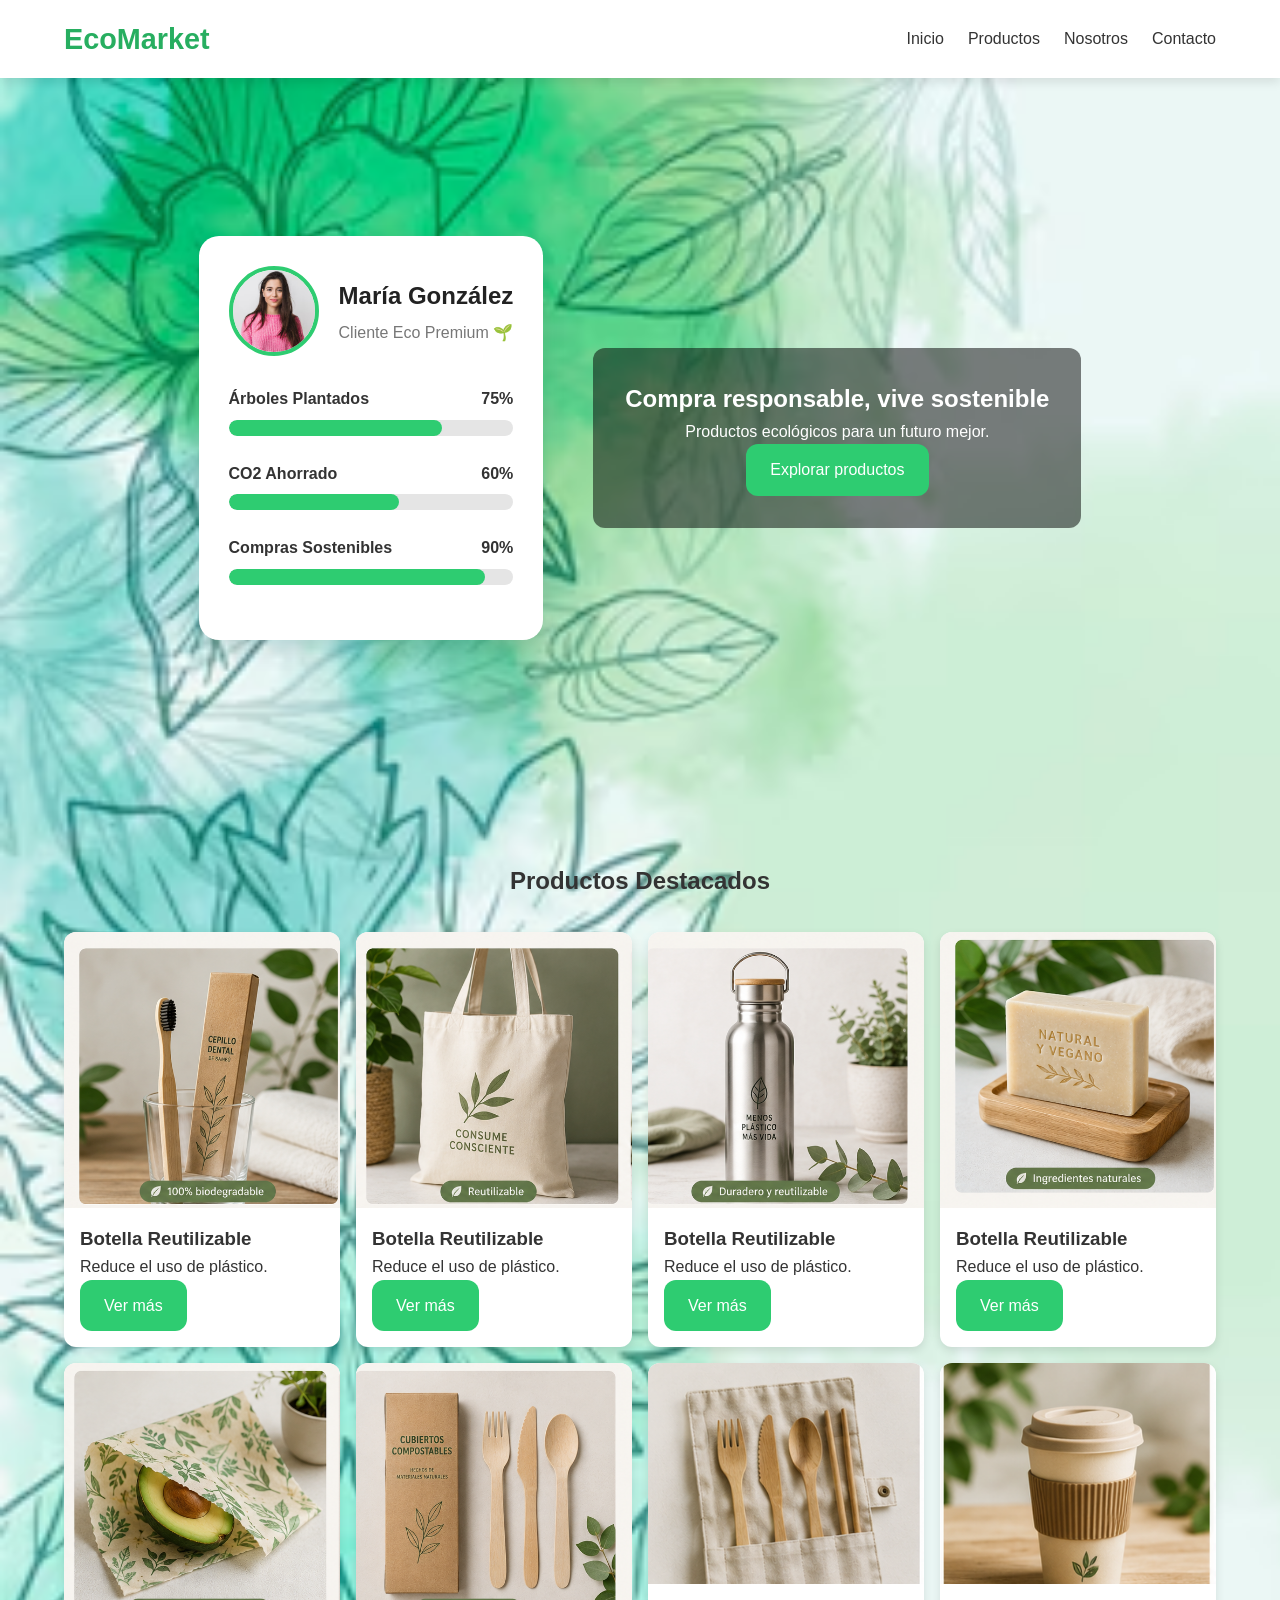
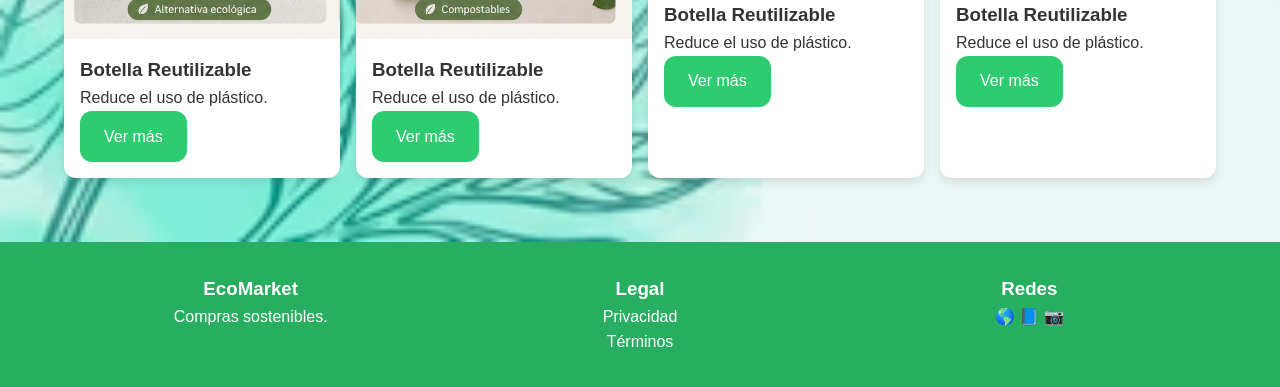
<file: index.html>
<!DOCTYPE html>
<html lang="es">
<head>
    <meta charset="UTF-8">
    <meta name="viewport" content="width=device-width, initial-scale=1.0">
    <title>EcoMarket</title>

    <link rel="stylesheet" href="css/main.css">
    <link rel="stylesheet" href="css/layout.css">
    <link rel="stylesheet" href="css/components.css">
    <link rel="stylesheet" href="css/animations.css">
</head>
<body>

<header>
    <div class="container navbar">
        <h1 class="logo">EcoMarket</h1>

        <nav>
            <input type="checkbox" id="menu-toggle">
            <label for="menu-toggle" class="menu-icon">
                ☰
            </label>
            <ul class="nav-links">
                <li><a href="#">Inicio</a></li>
                <li><a href="views/productos.html">Productos</a></li>
                <li><a href="views/sobre_nosotros.html">Nosotros</a></li>
                <li><a href="views/contacto.html">Contacto</a></li>
            </ul>
        </nav>
    </div>
</header>

<section class="main">
    <section class="hero">
        <section class="profile-section">

            <div class="profile-card">
        
                <div class="profile-header">
                    <img src="/img/icons/maria.avif" alt="Usuario" class="profile-avatar">
                    
                    <div>
                        <h2>María González</h2>
                        <p>Cliente Eco Premium 🌱</p>
                    </div>
                </div>
        
                <!-- Barra 1 -->
                <div class="progress-item">
                    <div class="progress-info">
                        <span>Árboles Plantados</span>
                        <span>75%</span>
                    </div>
        
                    <div class="progress-bar">
                        <div class="progress-fill trees"></div>
                    </div>
                </div>
        
                <!-- Barra 2 -->
                <div class="progress-item">
                    <div class="progress-info">
                        <span>CO2 Ahorrado</span>
                        <span>60%</span>
                    </div>
        
                    <div class="progress-bar">
                        <div class="progress-fill co2"></div>
                    </div>
                </div>
        
                <!-- Barra 3 -->
                <div class="progress-item">
                    <div class="progress-info">
                        <span>Compras Sostenibles</span>
                        <span>90%</span>
                    </div>
        
                    <div class="progress-bar">
                        <div class="progress-fill shopping"></div>
                    </div>
                </div>
        
            </div>
        
        </section>
        <div class="hero-content">
            <h2>Compra responsable, vive sostenible</h2>
            <p>Productos ecológicos para un futuro mejor.</p>
            <a href="views/productos.html" class="btn">Explorar productos</a>
        </div>
    </section>
    
    <section class="section container">
        <h2 class="title">Productos Destacados</h2>
    
        <div class="products-grid">
    
            <article class="card">
                <img src="img/products/producto_ecologico_1.png" alt="">
                <div class="card-content">
                    <h3>Botella Reutilizable</h3>
                    <p>Reduce el uso de plástico.</p>
                    <a href="views/productos.html" class="btn">Ver más</a>
                </div>
            </article>
            <article class="card">
                <img src="img/products/producto_ecologico_2.png" alt="">
                <div class="card-content">
                    <h3>Botella Reutilizable</h3>
                    <p>Reduce el uso de plástico.</p>
                    <a href="views/productos.html" class="btn">Ver más</a>
                </div>
            </article>
            <article class="card">
                <img src="img/products/producto_ecologico_3.png" alt="">
                <div class="card-content">
                    <h3>Botella Reutilizable</h3>
                    <p>Reduce el uso de plástico.</p>
                    <a href="views/productos.html" class="btn">Ver más</a>
                </div>
            </article>
            <article class="card">
                <img src="img/products/producto_ecologico_4.png" alt="">
                <div class="card-content">
                    <h3>Botella Reutilizable</h3>
                    <p>Reduce el uso de plástico.</p>
                    <a href="views/productos.html" class="btn">Ver más</a>
                </div>
            </article>
            <article class="card">
                <img src="img/products/producto_ecologico_5.png" alt="">
                <div class="card-content">
                    <h3>Botella Reutilizable</h3>
                    <p>Reduce el uso de plástico.</p>
                    <a href="views/productos.html" class="btn">Ver más</a>
                </div>
            </article>
            <article class="card">
                <img src="img/products/producto_ecologico_6.png" alt="">
                <div class="card-content">
                    <h3>Botella Reutilizable</h3>
                    <p>Reduce el uso de plástico.</p>
                    <a href="views/productos.html" class="btn">Ver más</a>
                </div>
            </article>
            <article class="card">
                <img src="img/products/producto_ecologico_7.png" alt="">
                <div class="card-content">
                    <h3>Botella Reutilizable</h3>
                    <p>Reduce el uso de plástico.</p>
                    <a href="views/productos.html" class="btn">Ver más</a>
                </div>
            </article> 
            <article class="card">
                <img src="img/products/producto_ecologico_8.png" alt="">
                <div class="card-content">
                    <h3>Botella Reutilizable</h3>
                    <p>Reduce el uso de plástico.</p>
                    <a href="views/productos.html" class="btn">Ver más</a>
                </div>
            </article>   
        </div>
    </section>
    
</section>
<footer>
    <div class="container footer-content">
        <div>
            <h3>EcoMarket</h3>
            <p>Compras sostenibles.</p>
        </div>

        <div>
            <h3>Legal</h3>
            <p>Privacidad</p>
            <p>Términos</p>
        </div>

        <div class="socials">
            <h3>Redes</h3>
            <a href="#">🌎</a>
            <a href="#">📘</a>
            <a href="#">📷</a>
        </div>
    </div>
</footer>

</body>
</html>
</file>
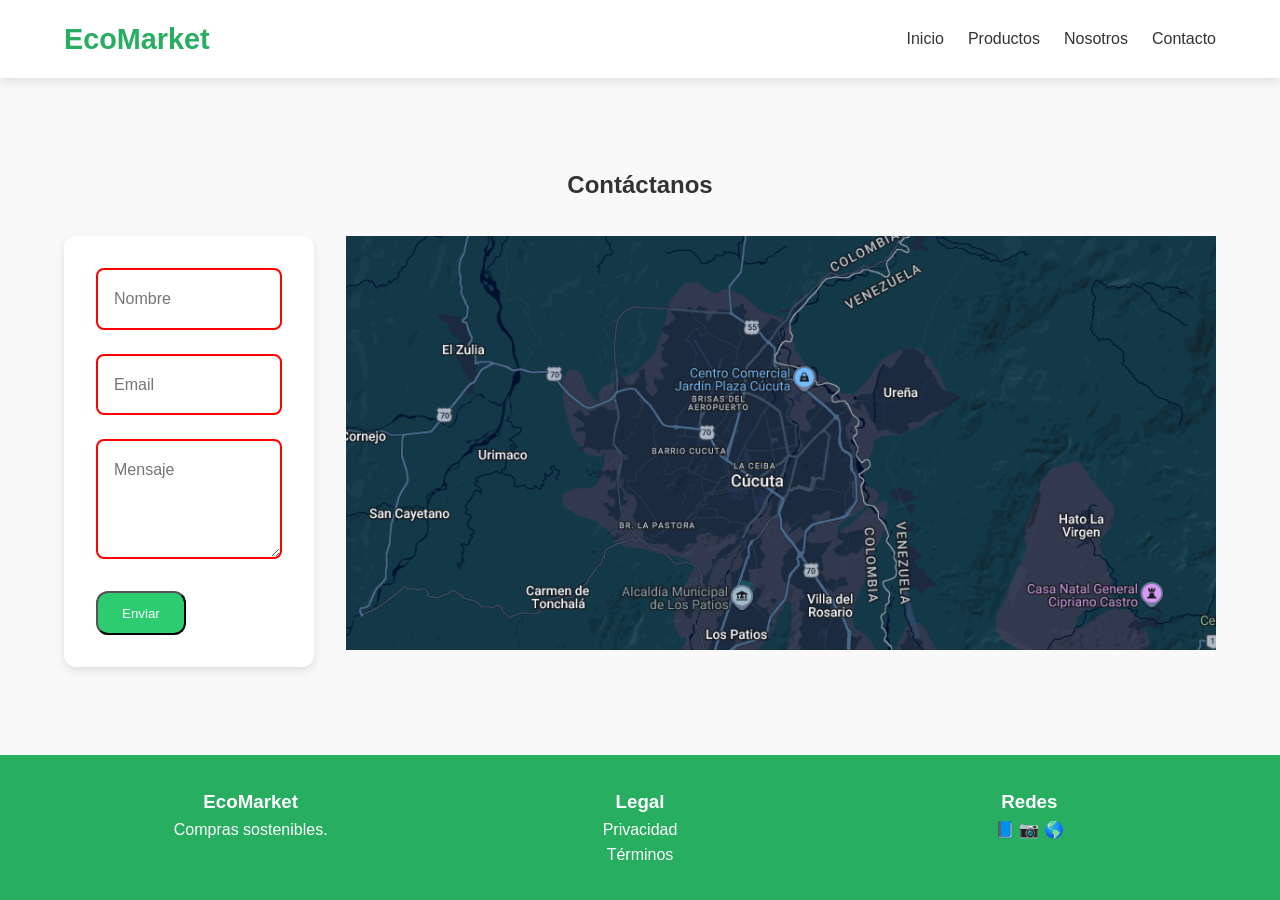
<file: views/contacto.html>
<!DOCTYPE html>
<html lang="es">
<head>
    <meta charset="UTF-8">
    <meta name="viewport" content="width=device-width, initial-scale=1.0">

    <title>Contacto | EcoMarket</title>

    <link rel="stylesheet" href="../css/main.css">
    <link rel="stylesheet" href="../css/layout.css">
    <link rel="stylesheet" href="../css/components.css">
    <link rel="stylesheet" href="../css/animations.css">
</head>

<body>

<header>
    <div class="container navbar">

        <h1 class="logo">EcoMarket</h1>

        <nav>
            <input type="checkbox" id="menu-toggle">
            <label for="menu-toggle" class="menu-icon">
                ☰
            </label>
            <ul class="nav-links">
                <li><a href="../index.html">Inicio</a></li>
                <li><a href="productos.html">Productos</a></li>
                <li><a href="sobre_nosotros.html">Nosotros</a></li>
                <li><a href="contacto.html">Contacto</a></li>
            </ul>
        </nav>

    </div>
</header>

<section class="section container">

    <h2 class="title">Contáctanos</h2>

    <div class="catalog-layout">

        <form>

            <div class="form-group">
                <input type="text" placeholder="Nombre" required>
            </div>

            <div class="form-group">
                <input type="email" placeholder="Email" required>
            </div>

            <div class="form-group">
                <textarea placeholder="Mensaje" required></textarea>
            </div>

            <button class="btn">
                Enviar
            </button>

        </form>

        <div>

            <img src="/img/hero/mapa.png" alt="Mapa">

        </div>

    </div>

</section>

<footer>
    <div class="container footer-content">

        <div>
            <h3>EcoMarket</h3>
            <p>Compras sostenibles.</p>
        </div>

        <div>
            <h3>Legal</h3>
            <p>Privacidad</p>
            <p>Términos</p>
        </div>

        <div class="socials">
            <h3>Redes</h3>

            <a href="#">📘</a>
            <a href="#">📷</a>
            <a href="#">🌎</a>
        </div>

    </div>
</footer>

</body>
</html>
</file>
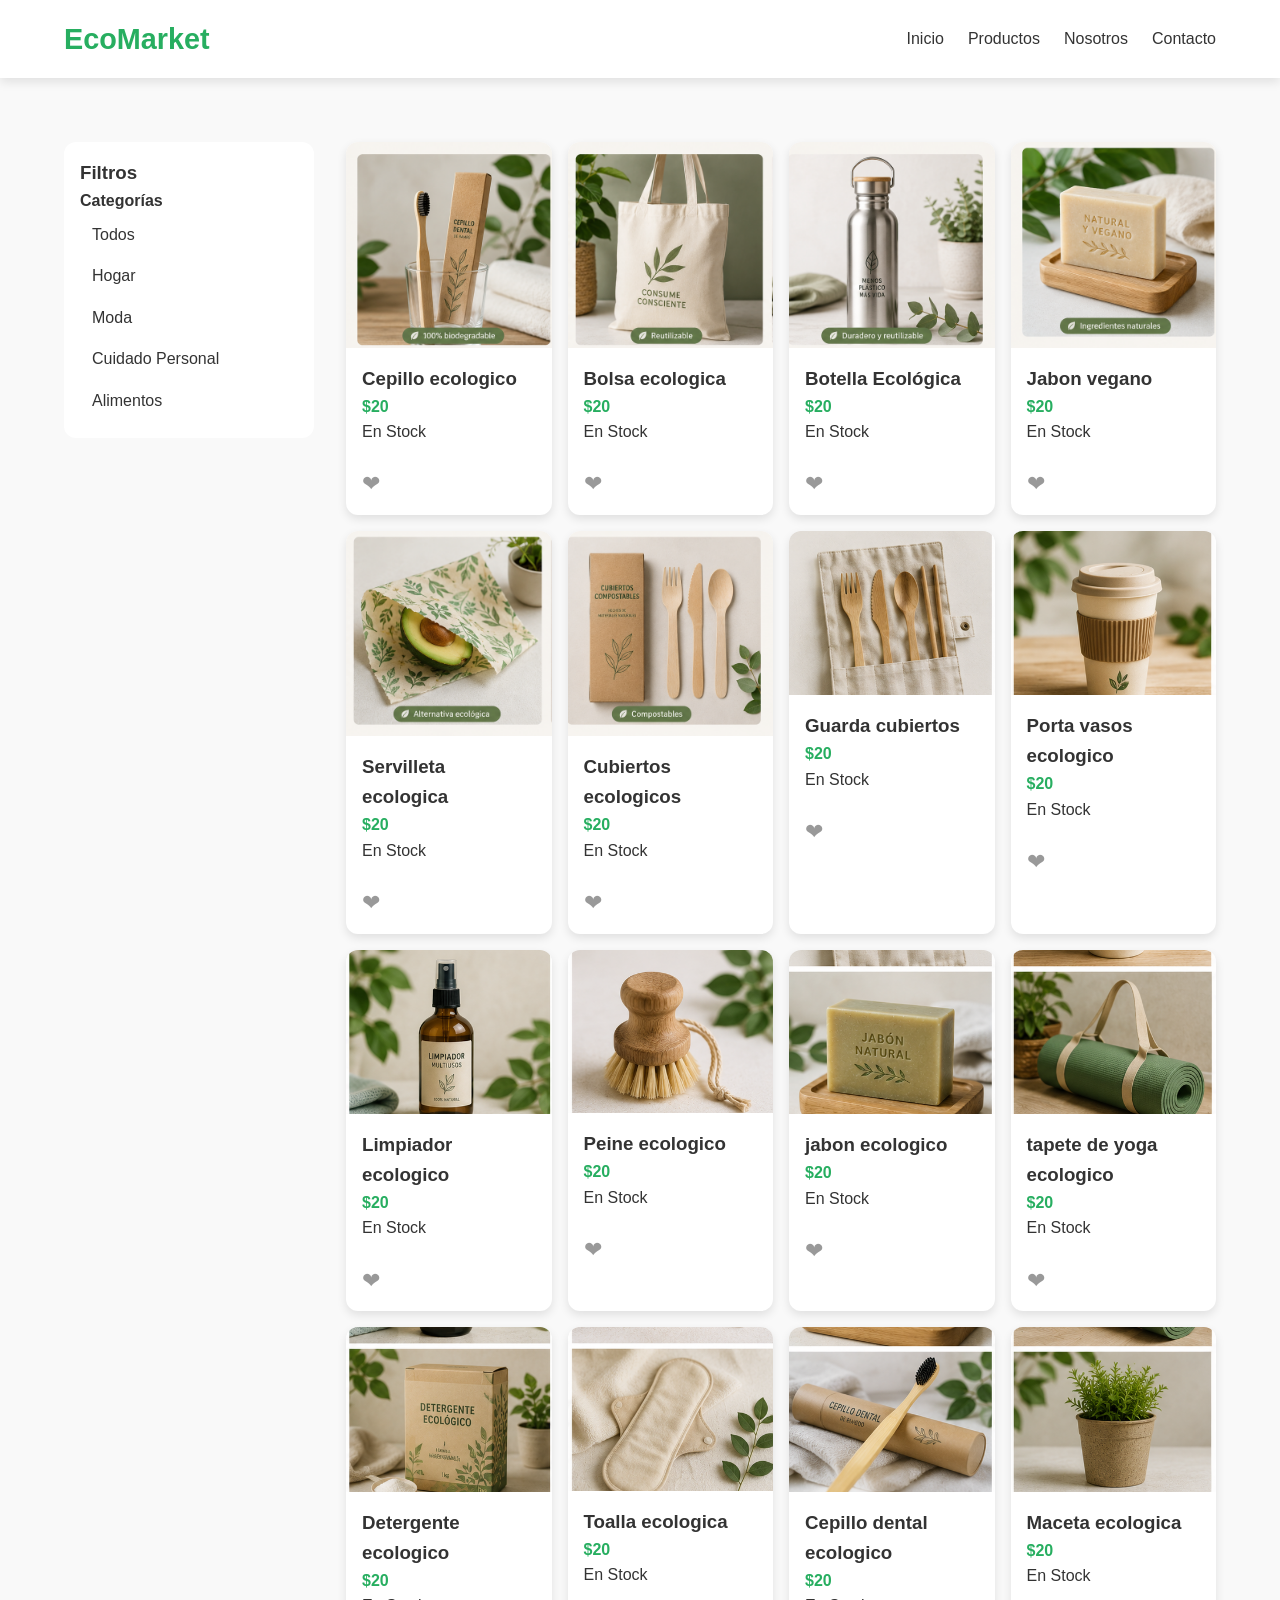
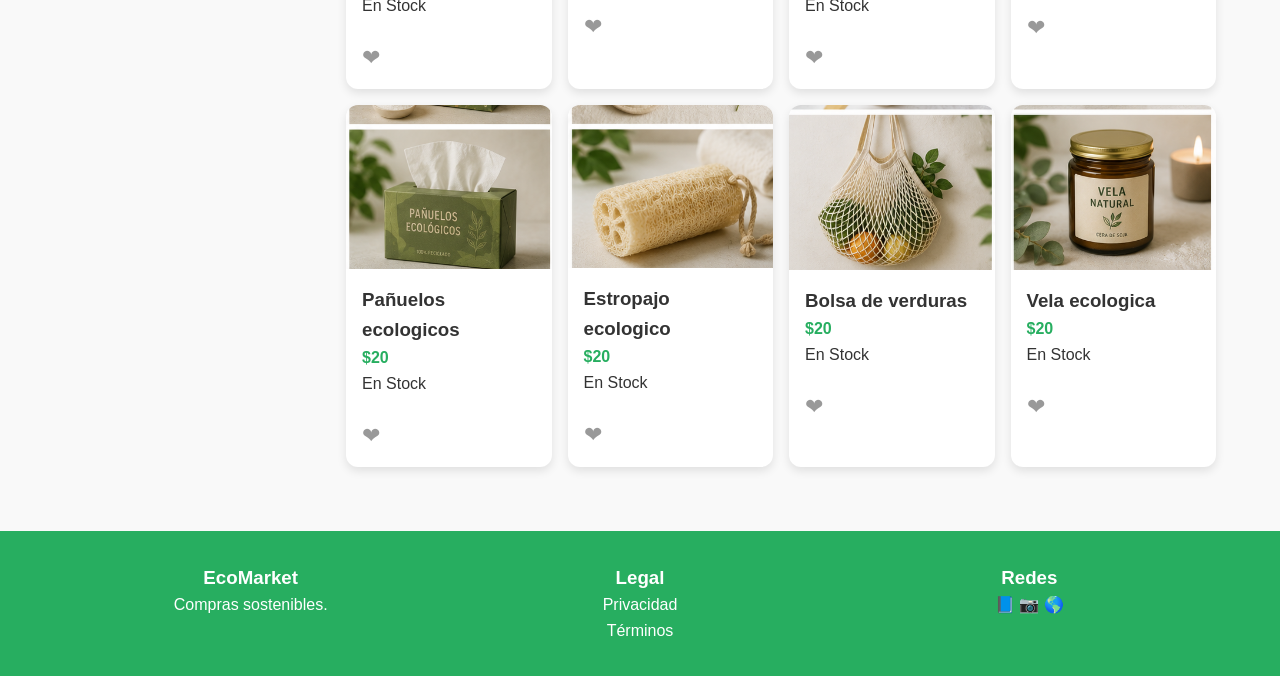
<file: views/productos.html>
<!DOCTYPE html>
<html lang="es">
<head>
    <meta charset="UTF-8">
    <meta name="viewport" content="width=device-width, initial-scale=1.0">

    <title>Productos | EcoMarket</title>

    <link rel="stylesheet" href="../css/main.css">
    <link rel="stylesheet" href="../css/layout.css">
    <link rel="stylesheet" href="../css/components.css">
    <link rel="stylesheet" href="../css/animations.css">
</head>

<body>

<header>
    <div class="container navbar">

        <h1 class="logo">EcoMarket</h1>

        <nav>
            <input type="checkbox" id="menu-toggle">
            <label for="menu-toggle" class="menu-icon">
                ☰
            </label>
            <ul class="nav-links">
                <li><a href="../index.html">Inicio</a></li>
                <li><a href="productos.html">Productos</a></li>
                <li><a href="sobre_nosotros.html">Nosotros</a></li>
                <li><a href="contacto.html">Contacto</a></li>
            </ul>
        </nav>

    </div>
</header>

<main class="container section">
    <input type="radio" name="filtro" id="todos" checked>
    <input type="radio" name="filtro" id="hogar-filter">
    <input type="radio" name="filtro" id="moda-filter">
    <input type="radio" name="filtro" id="cuidado-filter">
    <input type="radio" name="filtro" id="alimentos-filter">
    <div class="catalog-layout">

        <aside class="sidebar">

            <h3>Filtros</h3>

            <h4>Categorías</h4>

            <ul>
                <li><label for="todos">Todos</label></li>
                <li><label for="hogar-filter">Hogar</label></li>
                <li><label for="moda-filter">Moda</label></li>
                <li><label for="cuidado-filter">Cuidado Personal</label></li>
                <li><label for="alimentos-filter">Alimentos</label></li>
            </ul>
        </aside>
    
        <section>

            <div class="products-grid">

                <!-- PRODUCTO -->
                <article class="cuidado_personal card">
                    <img src="../img/products/producto_ecologico_1.png" alt="Producto">

                    <div class="card-content">
                        <h3>Cepillo ecologico</h3>

                        <p class="price">$20</p>

                        <span>En Stock</span>

                        <br><br>

                        <button class="favorite-btn">❤</button>
                    </div>
                </article>
                <article class="hogar card">
                    <img src="../img/products/producto_ecologico_2.png" alt="Producto">

                    <div class="card-content">
                        <h3>Bolsa ecologica</h3>

                        <p class="price">$20</p>

                        <span>En Stock</span>

                        <br><br>

                        <button class="favorite-btn">❤</button>
                    </div>
                </article>
                <article class="moda card">
                    <img src="../img/products/producto_ecologico_3.png" alt="Producto">

                    <div class="card-content">
                        <h3>Botella Ecológica</h3>

                        <p class="price">$20</p>

                        <span>En Stock</span>

                        <br><br>

                        <button class="favorite-btn">❤</button>
                    </div>
                </article>
                <article class="cuidado_personal card">
                    <img src="../img/products/producto_ecologico_4.png" alt="Producto">

                    <div class="card-content">
                        <h3>Jabon vegano</h3>

                        <p class="price">$20</p>

                        <span>En Stock</span>

                        <br><br>

                        <button class="favorite-btn">❤</button>
                    </div>
                </article>
                <article class="hogar card">
                    <img src="../img/products/producto_ecologico_5.png" alt="Producto">

                    <div class="card-content">
                        <h3>Servilleta ecologica</h3>

                        <p class="price">$20</p>

                        <span>En Stock</span>

                        <br><br>

                        <button class="favorite-btn">❤</button>
                    </div>
                </article>
                <article class="hogar card">
                    <img src="../img/products/producto_ecologico_6.png" alt="Producto">

                    <div class="card-content">
                        <h3>Cubiertos ecologicos</h3>

                        <p class="price">$20</p>

                        <span>En Stock</span>

                        <br><br>

                        <button class="favorite-btn">❤</button>
                    </div>
                </article>
                <article class="moda card">
                    <img src="../img/products/producto_ecologico_7.png" alt="Producto">

                    <div class="card-content">
                        <h3>Guarda cubiertos</h3>

                        <p class="price">$20</p>

                        <span>En Stock</span>

                        <br><br>

                        <button class="favorite-btn">❤</button>
                    </div>
                </article>
                <article class="moda card">
                    <img src="../img/products/producto_ecologico_8.png" alt="Producto">

                    <div class="card-content">
                        <h3>Porta vasos ecologico</h3>

                        <p class="price">$20</p>

                        <span>En Stock</span>

                        <br><br>

                        <button class="favorite-btn">❤</button>
                    </div>
                </article>
                <article class="hogar card">
                    <img src="../img/products/producto_ecologico_9.png" alt="Producto">

                    <div class="card-content">
                        <h3>Limpiador ecologico</h3>

                        <p class="price">$20</p>

                        <span>En Stock</span>

                        <br><br>

                        <button class="favorite-btn">❤</button>
                    </div>
                </article>
                <article class="moda card">
                    <img src="../img/products/producto_ecologico_10.png" alt="Producto">

                    <div class="card-content">
                        <h3>Peine ecologico</h3>

                        <p class="price">$20</p>

                        <span>En Stock</span>

                        <br><br>

                        <button class="favorite-btn">❤</button>
                    </div>
                </article>
                <article class="cuidado_personal card">
                    <img src="../img/products/producto_ecologico_11.png" alt="Producto">

                    <div class="card-content">
                        <h3>jabon ecologico</h3>

                        <p class="price">$20</p>

                        <span>En Stock</span>

                        <br><br>

                        <button class="favorite-btn">❤</button>
                    </div>
                </article>
                <article class="moda card">
                    <img src="../img/products/producto_ecologico_12.png" alt="Producto">

                    <div class="card-content">
                        <h3>tapete de yoga ecologico</h3>

                        <p class="price">$20</p>

                        <span>En Stock</span>

                        <br><br>

                        <button class="favorite-btn">❤</button>
                    </div>
                </article>
                <article class="hogar card">
                    <img src="../img/products/producto_ecologico_13.png" alt="Producto">

                    <div class="card-content">
                        <h3>Detergente ecologico</h3>

                        <p class="price">$20</p>

                        <span>En Stock</span>

                        <br><br>

                        <button class="favorite-btn">❤</button>
                    </div>
                </article>
                <article class="cuidado_personal card">
                    <img src="../img/products/producto_ecologico_14.png" alt="Producto">

                    <div class="card-content">
                        <h3>Toalla ecologica</h3>

                        <p class="price">$20</p>

                        <span>En Stock</span>

                        <br><br>

                        <button class="favorite-btn">❤</button>
                    </div>
                </article>
                <article class="cuidado_personal card">
                    <img src="../img/products/producto_ecologico_15.png" alt="Producto">

                    <div class="card-content">
                        <h3>Cepillo dental ecologico</h3>

                        <p class="price">$20</p>

                        <span>En Stock</span>

                        <br><br>

                        <button class="favorite-btn">❤</button>
                    </div>
                </article>
                <article class="hogar card">
                    <img src="../img/products/producto_ecologico_16.png" alt="Producto">

                    <div class="card-content">
                        <h3>Maceta ecologica</h3>

                        <p class="price">$20</p>

                        <span>En Stock</span>

                        <br><br>

                        <button class="favorite-btn">❤</button>
                    </div>
                </article>
                <article class="cuidado_personal card">
                    <img src="../img/products/producto_ecologico_17.png" alt="Producto">

                    <div class="card-content">
                        <h3>Pañuelos ecologicos</h3>

                        <p class="price">$20</p>

                        <span>En Stock</span>

                        <br><br>

                        <button class="favorite-btn">❤</button>
                    </div>
                </article>
                <article class="cuidado_personal card">
                    <img src="../img/products/producto_ecologico_18.png" alt="Producto">

                    <div class="card-content">
                        <h3>Estropajo ecologico</h3>

                        <p class="price">$20</p>

                        <span>En Stock</span>

                        <br><br>

                        <button class="favorite-btn">❤</button>
                    </div>
                </article>
                <article class="alimentos card">
                    <img src="../img/products/producto_ecologico_19.png" alt="Producto">

                    <div class="card-content">
                        <h3>Bolsa de verduras</h3>

                        <p class="price">$20</p>

                        <span>En Stock</span>

                        <br><br>

                        <button class="favorite-btn">❤</button>
                    </div>
                </article>
                <article class="hogar card">
                    <img src="../img/products/producto_ecologico_20.png" alt="Producto">

                    <div class="card-content">
                        <h3>Vela ecologica</h3>

                        <p class="price">$20</p>

                        <span>En Stock</span>

                        <br><br>

                        <button class="favorite-btn">❤</button>
                    </div>
                </article>
            </div>
        </section>
    </div>
</main>

<footer>
    <div class="container footer-content">

        <div>
            <h3>EcoMarket</h3>
            <p>Compras sostenibles.</p>
        </div>

        <div>
            <h3>Legal</h3>
            <p>Privacidad</p>
            <p>Términos</p>
        </div>

        <div class="socials">
            <h3>Redes</h3>

            <a href="#">📘</a>
            <a href="#">📷</a>
            <a href="#">🌎</a>
        </div>

    </div>
</footer>

</body>
</html>
</file>
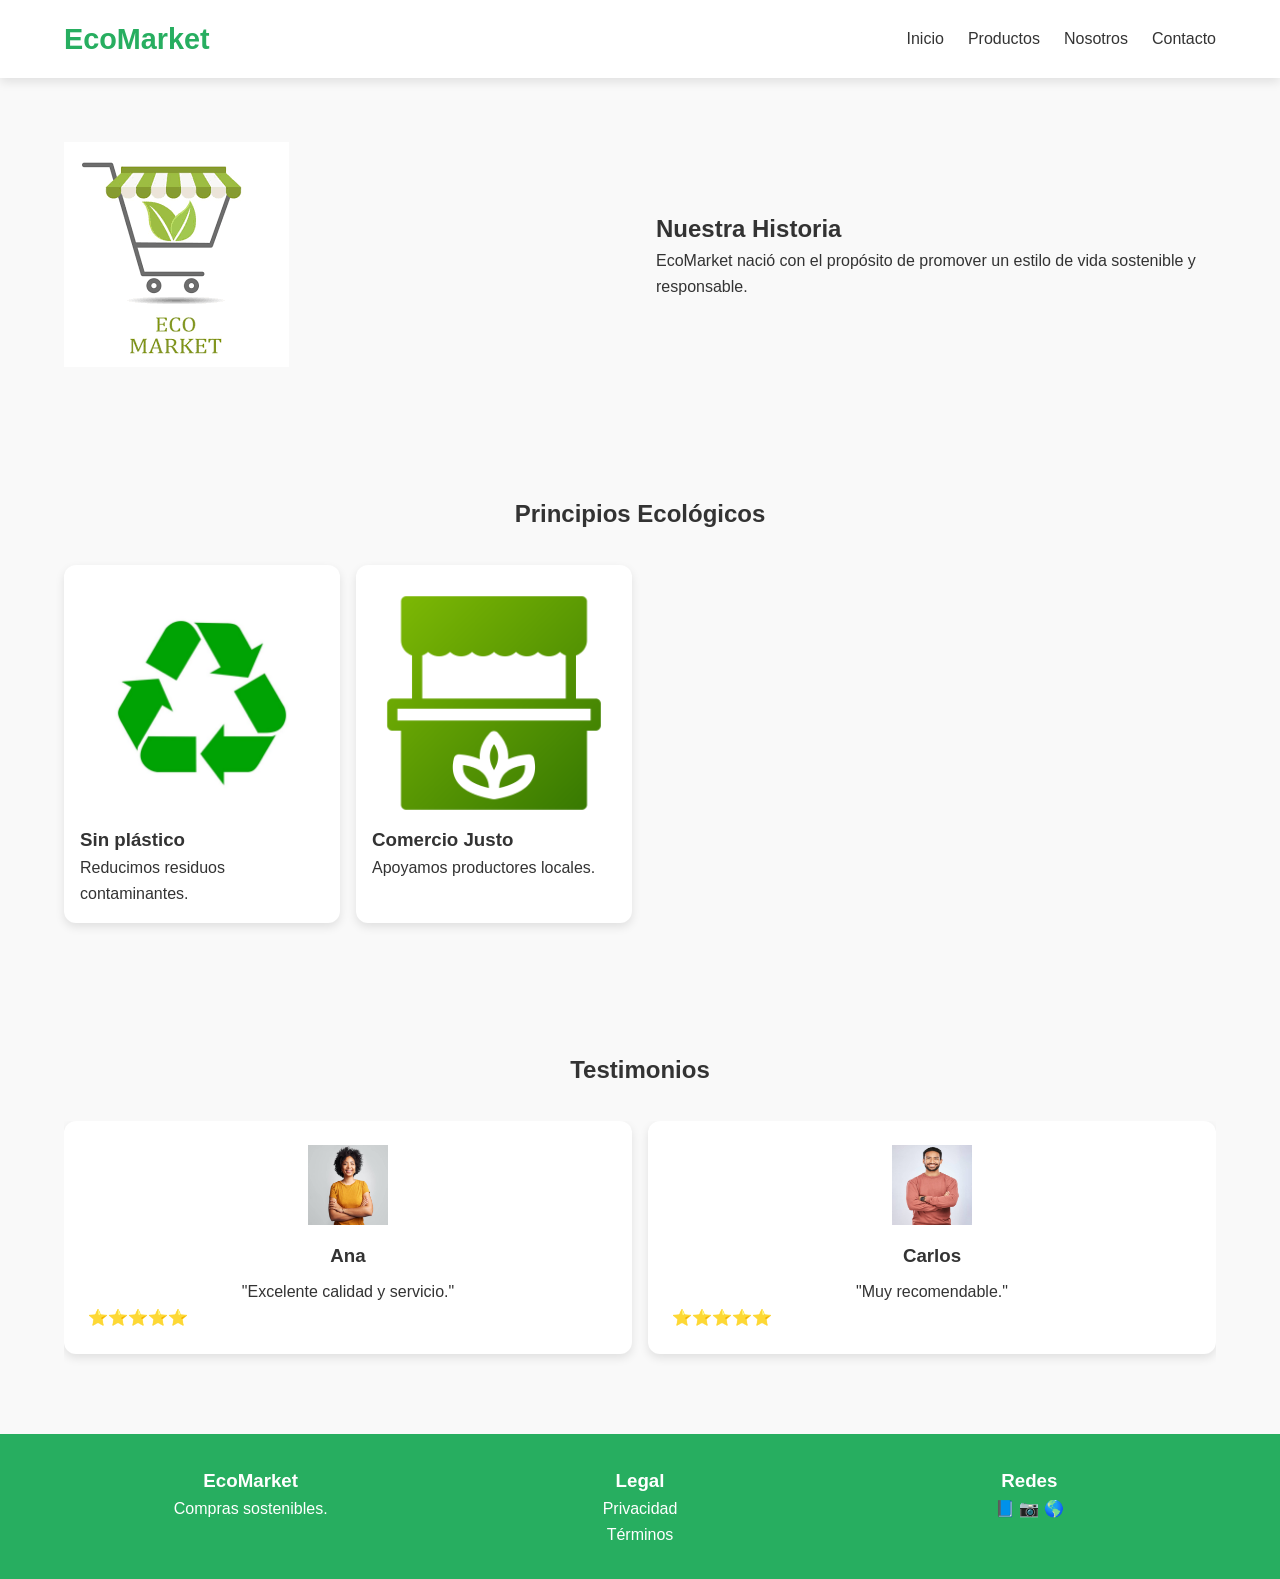
<file: views/sobre_nosotros.html>
<!DOCTYPE html>
<html lang="es">
<head>
    <meta charset="UTF-8">
    <meta name="viewport" content="width=device-width, initial-scale=1.0">

    <title>Sobre Nosotros | EcoMarket</title>

    <link rel="stylesheet" href="../css/main.css">
    <link rel="stylesheet" href="../css/layout.css">
    <link rel="stylesheet" href="../css/components.css">
    <link rel="stylesheet" href="../css/animations.css">
</head>

<body>

<header>
    <div class="container navbar">

        <h1 class="logo">EcoMarket</h1>

        <nav>
            <input type="checkbox" id="menu-toggle">
            <label for="menu-toggle" class="menu-icon">
                ☰
            </label>
            <ul class="nav-links">
                <li><a href="../index.html">Inicio</a></li>
                <li><a href="productos.html">Productos</a></li>
                <li><a href="sobre-nosotros.html">Nosotros</a></li>
                <li><a href="contacto.html">Contacto</a></li>
            </ul>
        </nav>

    </div>
</header>

<section class="section container">

    <div style="display:flex; gap:2rem; flex-wrap:wrap; align-items:center;">

        <div style="flex:1;">
            <img class="img_logo" src="/img/icons/logo.png" alt="Historia EcoMarket">
        </div>

        <div style="flex:1;">

            <h2>Nuestra Historia</h2>

            <p>
                EcoMarket nació con el propósito de promover
                un estilo de vida sostenible y responsable.
            </p>

        </div>

    </div>

</section>

<section class="section container">

    <h2 class="title">Principios Ecológicos</h2>

    <div class="products-grid">

        <article class="card">
            <div class="card-content">
                <img src="/img/hero/reciclaje.jpg" alt="reciclaje">
                <h3>Sin plástico</h3>

                <p>Reducimos residuos contaminantes.</p>

            </div>
        </article>

        <article class="card">
            <div class="card-content">
                <img src="/img/hero/comercio_ecologico.png" alt="comercio ecologico">
                <h3>Comercio Justo</h3>

                <p>Apoyamos productores locales.</p>

            </div>
        </article>

    </div>

</section>

<section class="section container">

    <h2 class="title">Testimonios</h2>

    <div class="testimonials">

        <article class="testimonial-card">

            <img src="/img/icons/ana.jpg" alt="Cliente">

            <h3>Ana</h3>

            <p>"Excelente calidad y servicio."</p>

            ⭐⭐⭐⭐⭐

        </article>

        <article class="testimonial-card">

            <img src="/img/icons/carlos.jpg" alt="Cliente">

            <h3>Carlos</h3>

            <p>"Muy recomendable."</p>

            ⭐⭐⭐⭐⭐

        </article>

    </div>

</section>

<footer>
    <div class="container footer-content">

        <div>
            <h3>EcoMarket</h3>
            <p>Compras sostenibles.</p>
        </div>

        <div>
            <h3>Legal</h3>
            <p>Privacidad</p>
            <p>Términos</p>
        </div>

        <div class="socials">
            <h3>Redes</h3>

            <a href="#">📘</a>
            <a href="#">📷</a>
            <a href="#">🌎</a>
        </div>

    </div>
</footer>

</body>
</html>
</file>
<file: css/main.css>
/* RESET */
*{
    margin:0;
    padding:0;
    box-sizing:border-box;
}

html{
    height:100%;
}

body{
    font-family:Arial, Helvetica, sans-serif;
    background:#f9f9f9;
    color:#333;
    line-height:1.6;
    min-height:100vh;
    display:flex;
    flex-direction:column;
}

main{
    flex:1;
}

img{
    width:100%;
    max-width:100%;
    height:auto;
    display:block;
}

a{
    text-decoration:none;
    color:inherit;
}

ul{
    list-style:none;
}

.container{
    width:90%;
    max-width:1200px;
    margin:auto;
}

.section{
    padding:4rem 0;
}

.title{
    text-align:center;
    margin-bottom:2rem;
    color:#333;
}

.main{
    background-image:url(/img/hero/background.avif);
    background-size:cover;
}
</file>
<file: css/layout.css>
header{
    background:#ffffff;
    box-shadow:0 4px 10px rgba(0,0,0,.1);
    position:sticky;
    top:0;
    z-index:100;
}

.navbar{
    display:flex;
    justify-content:space-between;
    align-items:center;
    padding:1rem 0;
}

.catalog-layout{
    display:grid;
    grid-template-columns:1fr;
    gap:2rem;
}

.sidebar{
    background:white;
    padding:1rem;
    border-radius: 12px;
    height:max-content;
}

.sidebar label{
    display:block;
    padding:8px 12px;
    cursor:pointer;
    border-radius:6px;
}

.sidebar label:hover{
    background:#f0f0f0;
}

.img_logo{
    width:max-content;
}

.logo{
    font-size:1.8rem;
    font-weight:bold;
    color:#27ae60;
}

#menu-toggle{
    display:none;
}

.menu-icon{
    display:block;
    font-size:30px;
    cursor:pointer;
}

.nav-links{
    display:none;
    position:absolute;
    top:100%;
    left:0;
    width:100%;
    flex-direction:column;
    align-items:center;
    gap:1rem;
    background:white;
    padding:1rem 0;
    box-shadow:0 4px 10px rgba(0,0,0,.1);
}

#menu-toggle:checked ~ .nav-links{
    display:flex;
}

.nav-links a:hover{
    color:#2ecc71;
}

@media(min-width:768px){

    .menu-icon{
        display:none;
    }

    .nav-links{
        display:flex;
        position:static;
        width:auto;
        flex-direction:row;
        align-items:center;
        gap:1.5rem;
        background:transparent;
        padding:0;
        box-shadow:none;
    }

    .catalog-layout{
        grid-template-columns:250px 1fr;
    }
    .sidebar{
        position:sticky;
        top:100px;
    }
    
}

.hero{
    min-height:80vh;
    display:flex;
    align-items:center;
    justify-content:center;

    text-align:center;
    color:white;

    padding:40px;
    gap:50px;
}

.hero-content{
    max-width: 600px;
    background:rgba(0,0,0,.5);
    padding:2rem;
    border-radius:12px;
    margin: 0;
}

.products-grid{
    display:grid;
    grid-template-columns:1fr;
    gap:1rem;
}

@media(min-width:768px){

    .products-grid{
        grid-template-columns:repeat(2,1fr);
    }
    .sidebar{
        position:sticky;
        top:100px;
    }

}

@media(min-width:1024px){

    .products-grid{
        grid-template-columns:repeat(4,1fr);
    }
    .sidebar{
        position:sticky;
        top:100px;
    }

}

footer{
    background:#27ae60;
    color:white;
    padding:2rem 0;
}

.footer-content{
    display:grid;
    gap:1rem;
    text-align:center;
}

@media(min-width:768px){

    .footer-content{
        grid-template-columns:repeat(3,1fr);
    }
    .sidebar{
        position:sticky;
        top:100px;
    }
}

.profile-section{
    align-content: left;
}

.profile-card{
    max-width: 500px;
    background: #ffffff;
    border-radius: 20px;
    padding: 30px;
    box-shadow: 0 10px 25px rgba(0,0,0,0.1);
}


.profile-header{
    display: flex;
    align-items: center;
    gap: 20px;
    margin-bottom: 30px;
}

.profile-avatar{
    width: 90px;
    height: 90px;
    border-radius: 50%;
    object-fit: cover;
    border: 4px solid #2ecc71;
}

.profile-header h2{
    margin-bottom: 5px;
    color: #222;
}

.profile-header p{
    color: #777;
}

.progress-item{
    margin-bottom: 25px;
}

.progress-info{
    display: flex;
    justify-content: space-between;
    margin-bottom: 8px;
    font-weight: bold;
    color: #333;
}

.progress-bar{
    width: 100%;
    height: 16px;
    background: #e5e5e5;
    border-radius: 20px;
    overflow: hidden;
}

.progress-fill{
    height: 100%;
    background: #2ecc71;
    border-radius: 20px;
    transition: width 0.4s ease;
}

.trees{
    width: 75%;
}

.co2{
    width: 60%;
}

.shopping{
    width: 90%;
}

@media(max-width:768px){

    .hero{
        flex-direction:column;
        justify-content:center;
        gap:30px;

        padding:40px 20px;
        text-align:center;
    }

    .hero-content,
    .profile-card{
        width:100%;
        max-width:500px;
    }

    .profile-header{
        flex-direction: column;
        text-align: center;
    }
}
</file>
<file: css/components.css>
.btn{
    display:inline-block;
    padding:.8rem 1.5rem;
    background:#2ecc71;
    color:white;
    border-radius:12px;
    transition:.3s;
    text-align:center;
}

.btn:hover{
    background:#27ae60;
}

.card{
    background:white;
    border-radius:12px;
    overflow:hidden;
    box-shadow:0 4px 10px rgba(0,0,0,.1);
    transition:.3s;
    height:100%;
    display:flex;
    flex-direction:column;
}

.card-content{
    padding:1rem;
    flex:1;
}

.price{
    color:#27ae60;
    font-weight:bold;
}

.favorite-btn{
    background:transparent;
    border:none;
    font-size:1.4rem;
    cursor:pointer;
    color:#999;
}

.favorite-btn:active{
    color:red;
}

form{
    background:white;
    padding:2rem;
    border-radius:12px;
    box-shadow:0 4px 10px rgba(0,0,0,.1);
}

.form-group{
    margin-bottom:1.5rem;
}

input,
textarea{
    width:100%;
    padding:1rem;
    border:2px solid #ccc;
    border-radius:8px;
    outline:none;
    font:inherit;
}

textarea{
    resize:vertical;
    min-height:120px;
}

input:valid,
textarea:valid{
    border-color:green;
}

input:invalid,
textarea:invalid{
    border-color:red;
}

.testimonials{
    display:flex;
    gap:1rem;
    overflow-x:auto;
    scroll-snap-type:x mandatory;
    -webkit-overflow-scrolling:touch;
    padding-bottom:1rem;
}

.testimonials::-webkit-scrollbar{
    display:none;
}

.testimonial-card{
    flex:0 0 85%;
    scroll-snap-align:center;
    background:white;
    padding:1.5rem;
    border-radius:12px;
    box-shadow:0 4px 10px rgba(0,0,0,.1);
}

.testimonial-card img{
    width:80px;
    height:80px;
    margin:0 auto 1rem;
}

.testimonial-card h3{
    text-align:center;
    margin-bottom:.5rem;
}

.testimonial-card p{
    text-align:center;
}

@media(min-width:768px){

    .testimonial-card{
        flex:0 0 45%;
    }

}

@media(min-width:1024px){

    .testimonial-card{
        flex:1;
    }

}

input[name="filtro"]{
    position:absolute;
    left:-9999px;
}

#todos:checked ~ .catalog-layout .card{
    display:block;
}

#hogar-filter:checked ~ .catalog-layout .card{
    display:none;
}

#hogar-filter:checked ~ .catalog-layout .hogar{
    display:block;
}

#moda-filter:checked ~ .catalog-layout .card{
    display:none;
}

#moda-filter:checked ~ .catalog-layout .moda{
    display:block;
}

#cuidado-filter:checked ~ .catalog-layout .card{
    display:none;
}

#cuidado-filter:checked ~ .catalog-layout .cuidado_personal{
    display:block;
}

#alimentos-filter:checked ~ .catalog-layout .card{
    display:none;
}

#alimentos-filter:checked ~ .catalog-layout .alimentos{
    display:block;
}
</file>
<file: css/animations.css>
.card:hover{
    transform:translateY(-10px);
}

.testimonial-card:hover{
    transform:scale(1.05);
    transition:.3s;
}

.socials a{
    display:inline-block;
    transition:.3s;
}

.socials a:hover{
    transform:scale(1.2);
}

.btn{
    transition:.3s;
}
</file>
